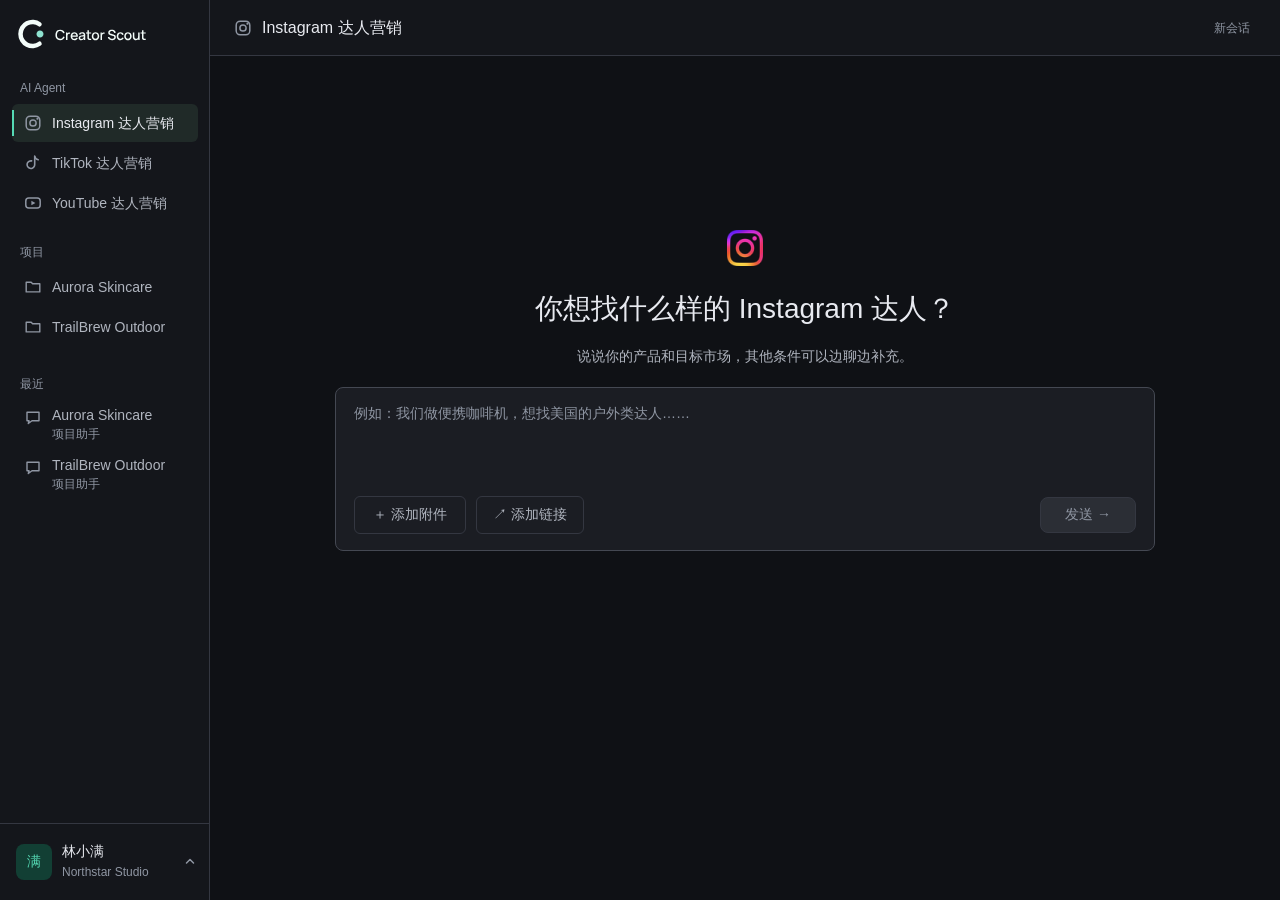
<file: index.html>
<!DOCTYPE html>
<html lang="zh-CN">
<head>
  <meta charset="UTF-8">
  <meta name="viewport" content="width=device-width, initial-scale=1.0">
  <title>Creator Scout</title>
  <link rel="icon" href="assets/favicon-discovery-20260924.svg" type="image/svg+xml" sizes="any">
  <link rel="stylesheet" href="css/styles.css">
</head>
<body>
  <!-- 应用外壳：左侧边栏 + 主区域。真实布局与可操作控件，非截图铺排。 -->
  <div id="app" class="app-shell" hidden>
    <aside class="sidebar">
      <div class="sidebar-logo">
        <img src="assets/logo-dark-horizontal.svg" width="170" height="32" alt="Creator Scout">
      </div>
      <div class="sidebar-scroll" id="sidebar-scroll"><!-- JS 渲染：AI Agent / 项目 / 最近 --></div>
      <div class="sidebar-account" id="sidebar-account"><!-- JS 渲染：左下账户入口 --></div>
    </aside>
    <main class="main">
      <header class="topbar" id="topbar"><!-- JS 渲染 --></header>
      <div class="main-body">
        <section class="conversation-col" id="conversation-col"><!-- JS 渲染：空白会话或历史会话 --></section>
        <!-- 03 项目画像面板（用户主动打开才分屏；关闭恢复完整对话） -->
        <aside id="portrait-panel-root" class="portrait-panel-root" hidden></aside>
      </div>
    </main>
  </div>

  <!-- 已退出本地演示登录的说明页（不宣称已注销任何真实服务会话） -->
  <div id="signed-out" class="signed-out" hidden>
    <img src="assets/logo-dark-horizontal.svg" width="340" height="64" alt="Creator Scout">
    <p class="signed-out-title">已退出本地演示登录</p>
    <p class="signed-out-desc">这仅结束当前原型的本地演示登录状态，不代表已注销任何真实服务会话。<br>演示数据与各空间保存的输入已保留。</p>
    <button type="button" class="btn btn-primary" id="reenter-btn">重新进入演示</button>
  </div>

  <!-- 账户浮窗（直接切换空间，无空间选择列表）挂载点 -->
  <div id="popover-root"></div>
  <!-- 轻提示（未开放功能等）挂载点 -->
  <div id="toast-root"></div>
  <!-- 二次确认弹窗（退出登录）挂载点 -->
  <div id="modal-root"></div>

  <script src="js/fixtures.js"></script>
  <script src="js/simulation.js"></script>
  <script src="js/store.js"></script>
  <script src="js/ui.js"></script>
  <script src="js/app.js"></script>
</body>
</html>
</file>
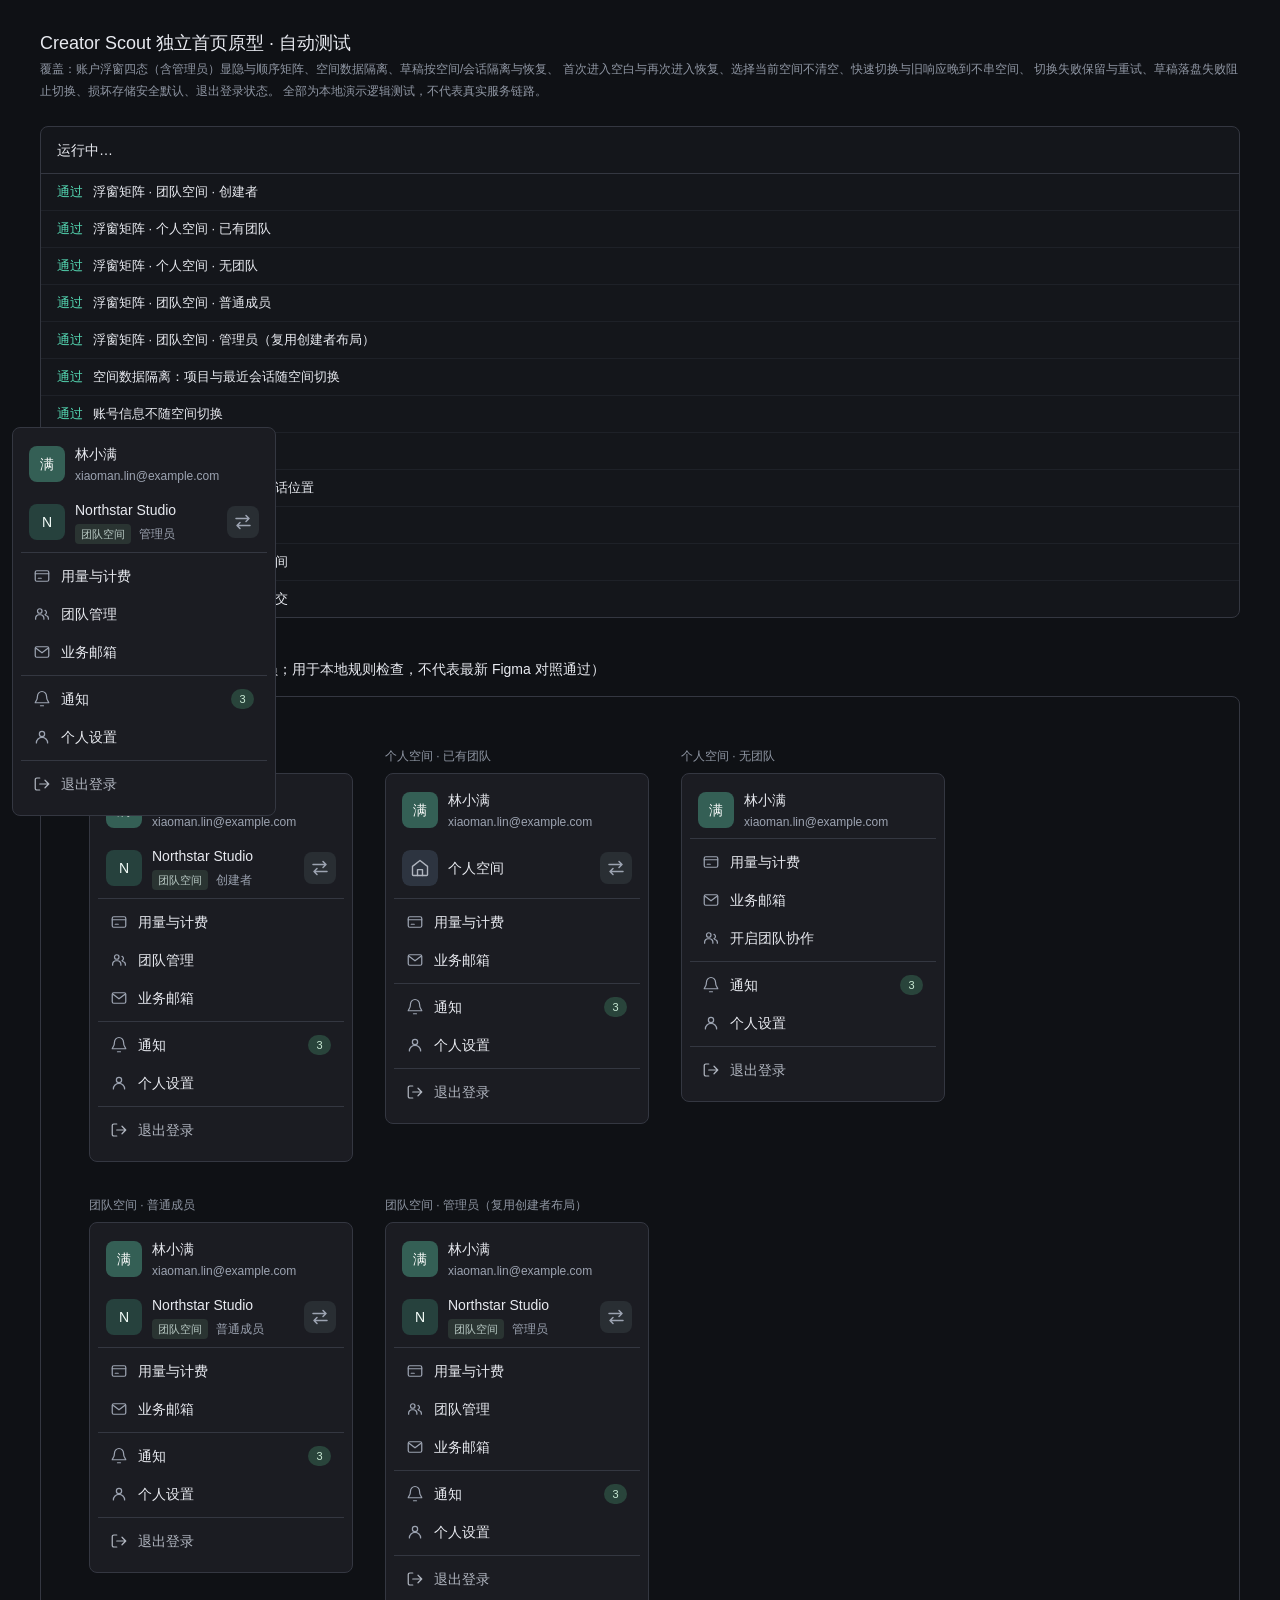
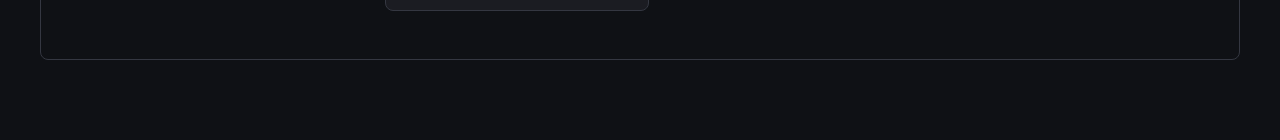
<file: tests/tests.html>
<!DOCTYPE html>
<html lang="zh-CN">
<head>
  <meta charset="UTF-8">
  <meta name="viewport" content="width=device-width, initial-scale=1.0">
  <title>Creator Scout 首页原型 · 测试</title>
  <link rel="stylesheet" href="../css/styles.css">
  <style>
    body { overflow: auto; background: #0F1115; }
    .test-page { max-width: 1600px; margin: 0 auto; padding: 32px 40px 80px; }
    .test-page h1 { font-size: 18px; font-weight: 500; color: #E8EAF0; margin-bottom: 4px; }
    .test-page .test-desc { font-size: 12px; color: #8F96A3; margin-bottom: 24px; }
    .results { margin-bottom: 40px; border: 1px solid #343741; border-radius: 8px; background: #14161B; }
    .results-header { padding: 12px 16px; border-bottom: 1px solid #343741; font-size: 14px; color: #E8EAF0; }
    .result-item { display: flex; gap: 10px; padding: 8px 16px; font-size: 13px; line-height: 20px; border-bottom: 1px solid #1E2128; }
    .result-item:last-child { border-bottom: none; }
    .result-pass { color: #55D9B4; }
    .result-fail { color: #E7949D; }
    .result-name { color: #E8EAF0; }
    .result-msg { color: #9CA3B1; }
    .fixture-board { display: flex; flex-wrap: wrap; gap: 32px; padding: 48px; background: #0F1115; border: 1px solid #343741; border-radius: 8px; }
    .fixture-cell { position: relative; padding-top: 28px; }
    .fixture-cell .cell-label { position: absolute; top: 0; left: 0; font-size: 12px; color: #8F96A3; }
    .board-title { font-size: 14px; font-weight: 500; color: #E8EAF0; margin: 0 0 16px; }
  </style>
</head>
<body>
  <div class="test-page">
    <h1>Creator Scout 独立首页原型 · 自动测试</h1>
    <p class="test-desc">
      覆盖：账户浮窗四态（含管理员）显隐与顺序矩阵、空间数据隔离、草稿按空间/会话隔离与恢复、
      首次进入空白与再次进入恢复、选择当前空间不清空、快速切换与旧响应晚到不串空间、
      切换失败保留与重试、草稿落盘失败阻止切换、损坏存储安全默认、退出登录状态。
      全部为本地演示逻辑测试，不代表真实服务链路。
    </p>
    <div class="results" id="results">
      <div class="results-header"><span id="summary">运行中…</span></div>
      <div id="result-list"></div>
    </div>

    <p class="board-title">264px 紧凑四态浮窗对照板（含管理员；用于本地规则检查，不代表最新 Figma 对照通过）</p>
    <div class="fixture-board" id="fixture-board"></div>
  </div>

  <!-- 浮窗 DOM 测试的挂载点（不可见容器） -->
  <div id="dom-mount" style="position:absolute; left:-9999px; top:0;"></div>

  <script src="../js/fixtures.js"></script>
  <script src="../js/store.js"></script>
  <script src="../js/ui.js"></script>
  <script src="tests.js"></script>
</body>
</html>
</file>
<file: css/styles.css>
/*
 * Creator Scout 独立首页原型 · 样式
 * 原始实现依据（历史 Figma 快照；不代表本轮已读取最新节点）：
 *   - 首页 00｜默认新会话 306:74、会话视图 311:73
 *   - 账户浮窗四态 540:73 / 558:133 / 558:73 / 558:193、切换悬停 552:843、提示 554:73
 *   - 品牌：深底转轮廓横版 Logo（#F3FCF9 环与文字 / #8EE3D0 发现点）
 * 中文 UI 使用 Noto Sans SC；英文（邮箱、团队名、数字）使用 Inter。
 * 运行环境缺少字体时按以下降级栈渲染，实际效果以本机安装字体为准。
 */
:root {
  /* 颜色（后台既有语义，品牌色不替换交互色） */
  --bg-canvas: #0F1115;
  --bg-panel: #14161B;
  --bg-popover: #1B1C22;
  --bg-subtle: #15171B;
  --bg-input: #272930;
  --bg-composer: #1B1D23;
  --bg-disabled: #2B2E35;
  --bg-selected: #202A28;
  --border-default: #343741;
  --border-strong: #444852;
  --text-primary: #E8EAF0;
  --text-secondary: #B0B5BF;
  --text-muted: #9CA3B1;
  --text-weak: #8F96A3;
  --mint: #55D9B4;
  --on-mint: #09261E;
  --avatar-account-sidebar: #123F34;
  --avatar-account-popover: #345F55;
  --avatar-team: #26413D;
  --badge-space-bg: #2A3432;
  --badge-space-text: #B8C9C4;
  --badge-unread-bg: #29443B;
  --badge-unread-text: #C8E9D4;
  --btn-enter-bg: #17372D;
  --btn-enter-border: #3D554C;
  --switch-btn-bg: #292E33;
  --switch-btn-bg-hover: #37413F;
  --overlay: rgba(0, 0, 0, 0.66);

  /* 字体 */
  --font-ui: "Noto Sans SC", "Microsoft YaHei UI", "Microsoft YaHei", "PingFang SC", sans-serif;
  --font-en: "Inter", "Segoe UI", "Helvetica Neue", Arial, sans-serif;

  /* 布局 */
  --sidebar-w: 210px;
  --topbar-h: 56px;
  --conv-col-w: 820px;
}

* { box-sizing: border-box; margin: 0; padding: 0; }

/* hidden 属性优先于任何 display 声明，避免隐藏层拦截点击 */
[hidden] { display: none !important; }

html, body { height: 100%; }

body {
  background: var(--bg-canvas);
  color: var(--text-primary);
  font-family: var(--font-ui);
  font-size: 14px;
  line-height: 22px;
  -webkit-font-smoothing: antialiased;
  overflow: hidden;
}

button {
  font-family: inherit;
  font-size: inherit;
  color: inherit;
  background: none;
  border: none;
  cursor: pointer;
}

img { display: block; }
.en { font-family: var(--font-en); }

:focus { outline: none; }
:focus-visible { outline: 2px solid var(--mint); outline-offset: -2px; }

::-webkit-scrollbar { width: 8px; height: 8px; }
::-webkit-scrollbar-thumb { background: var(--border-default); border-radius: 4px; }
::-webkit-scrollbar-track { background: transparent; }

/* =========================================================
 * 应用外壳
 * ========================================================= */
.app-shell { display: flex; height: 100vh; min-width: 960px; }

/* ---------------- 侧边栏（210px，306:74 Shell/Sidebar） ---------------- */
.sidebar {
  width: var(--sidebar-w);
  flex: none;
  display: flex;
  flex-direction: column;
  background: var(--bg-panel);
  border-right: 1px solid var(--border-default);
}

.sidebar-logo { padding: 18px 16px 0; flex: none; }

.sidebar-scroll {
  flex: 1;
  overflow-y: auto;
  overflow-x: hidden;
  padding-bottom: 12px;
}

.side-section--agents { margin-top: 29px; }
.side-section--projects { margin-top: 21px; }
.side-section--recents { margin-top: 29px; }

.side-label {
  padding: 0 20px;
  height: 18px;
  margin-bottom: 7px;
  font-size: 12px;
  font-weight: 500;
  line-height: 18px;
  color: var(--text-weak);
}

.nav-item {
  position: relative;
  display: flex;
  align-items: center;
  width: 186px;
  height: 38px;
  margin: 0 12px 2px;
  border-radius: 6px;
  padding-left: 12px;
  text-align: left;
}
.nav-item:last-child { margin-bottom: 0; }
.nav-item .nav-icon { width: 18px; height: 18px; flex: none; }
.nav-item .nav-label {
  margin-left: 10px;
  font-size: 14px;
  line-height: 20px;
  color: var(--text-secondary);
  white-space: nowrap;
  overflow: hidden;
  text-overflow: ellipsis;
}
.nav-item:hover { background: rgba(232, 234, 240, 0.05); }
.nav-item.is-selected { background: var(--bg-selected); }
.nav-item.is-selected:hover { background: var(--bg-selected); }
.nav-item.is-selected::before {
  content: "";
  position: absolute;
  left: 0;
  top: 6px;
  width: 2px;
  height: 26px;
  background: var(--mint);
}
.nav-item.is-selected .nav-label { color: var(--text-primary); }

/* 最近会话项（48 高，双行：标题 + 项目助手，禁止折行） */
.nav-item--recent { height: 48px; align-items: flex-start; padding-top: 5px; }
.nav-item--recent .nav-icon { margin-top: 4px; }
.nav-item--recent .nav-text {
  display: flex;
  flex-direction: column;
  width: 134px;
  min-width: 0;
  margin-left: 10px;
}
.nav-item--recent .nav-title {
  font-size: 14px;
  line-height: 20px;
  color: var(--text-secondary);
  white-space: nowrap;
  overflow: hidden;
  text-overflow: ellipsis;
}
.nav-item--recent .nav-sub {
  font-size: 12px;
  line-height: 18px;
  color: var(--text-weak);
  white-space: nowrap;
  overflow: hidden;
  text-overflow: ellipsis;
}
.nav-item--recent.is-selected::before { top: 7px; height: 34px; }
.nav-item--recent.is-selected .nav-title { color: var(--text-primary); }
.nav-item--recent.is-selected .nav-sub { color: var(--text-muted); }

/* 左下账户入口（76 高 + 顶部分隔线） */
.sidebar-account { flex: none; border-top: 1px solid var(--border-default); margin-right: -1px; /* 补偿侧栏右边框，铺满 210 */ }

.account-entry {
  position: relative;
  display: flex;
  width: 100%;
  height: 76px;
  align-items: center;
  padding: 20px 14px 20px 16px;
  text-align: left;
}
.account-entry:hover { background: rgba(232, 234, 240, 0.04); }
.account-entry.is-open { background: rgba(232, 234, 240, 0.06); }

.account-entry .entry-avatar {
  width: 36px;
  height: 36px;
  flex: none;
  border-radius: 8px;
  background: var(--avatar-account-sidebar);
  display: flex;
  align-items: center;
  justify-content: center;
  font-size: 14px;
  font-weight: 500;
  color: var(--mint);
}
.account-entry .entry-text {
  display: flex;
  flex-direction: column;
  gap: 2px;
  min-width: 0;
  width: 105px;
  margin-left: 10px;
  margin-top: -3px; /* 对齐 Figma：文本块 15..55，头像保持垂直居中 */
}
.account-entry .entry-name {
  font-size: 14px;
  font-weight: 500;
  line-height: 20px;
  color: var(--text-primary);
  white-space: nowrap;
  overflow: hidden;
  text-overflow: ellipsis;
}
.account-entry .entry-space {
  font-size: 12px;
  line-height: 18px;
  color: var(--text-weak);
  white-space: nowrap;
  overflow: hidden;
  text-overflow: ellipsis;
}
.account-entry .entry-chevron { margin-left: auto; flex: none; color: var(--text-weak); }

/* ---------------- 主区域 ---------------- */
.main { flex: 1; min-width: 0; display: flex; flex-direction: column; background: var(--bg-canvas); }

.topbar {
  flex: none;
  height: var(--topbar-h);
  display: flex;
  align-items: center;
  background: var(--bg-panel);
  border-bottom: 1px solid var(--border-default);
  padding: 0 24px 0 24px;
}
.topbar .top-icon { width: 18px; height: 18px; flex: none; margin-right: 10px; }
.topbar .top-title { flex: none; font-size: 16px; font-weight: 500; line-height: 24px; color: var(--text-primary); }
.topbar .top-sub { flex: 1; min-width: 0; margin-left: 8px; font-size: 14px; line-height: 24px; color: var(--text-muted); white-space: nowrap; overflow: hidden; text-overflow: ellipsis; }
.topbar .top-meta { margin-left: auto; font-size: 12px; line-height: 18px; color: var(--text-weak); }
.topbar .top-meta:last-child { margin-right: 6px; /* 空白会话态右缘对齐 Figma 1200（=右边距30） */ }

.btn-enter-project {
  margin-left: 18px; /* Figma：meta 右缘 1040 与按钮左缘 1058 间距 18 */
  flex: none;
  display: flex;
  align-items: center;
  justify-content: center;
  gap: 0;
  width: 148px;
  height: 40px;
  background: var(--btn-enter-bg);
  border: 1px solid var(--btn-enter-border);
  border-radius: 6px;
  font-size: 14px;
  font-weight: 500;
  color: var(--mint);
}
.btn-enter-project img { width: 18px; height: 18px; margin-right: 4px; }
.btn-enter-project:hover { background: #1C453A; }

.main-body { flex: 1; min-height: 0; display: flex; align-items: stretch; }

/* 会话列：占满主区域剩余宽度；内部 .chat-inner 限宽居中（非分屏 820 上限） */
.conversation-col {
  flex: 1 1 auto;
  min-width: 0;
  display: flex;
  flex-direction: column;
  position: relative;
}

/* ---------------- 空白新会话 ----------------
 * 滚动视口占满对话区域；内容在 .blank-inner 内限宽居中（820 上限）。 */
.blank-session {
  flex: 1;
  min-height: 0;
  overflow-y: auto;
  padding: 172px 24px 24px;
}
.blank-inner { width: 100%; max-width: var(--conv-col-w); margin: 0 auto; }
.blank-mark { width: 40px; height: 40px; margin: 0 auto; }
.blank-title {
  margin-top: 19px;
  height: 44px; /* Figma 44px 垂直居中文本框，文字 28/40 */
  display: flex;
  align-items: center;
  justify-content: center;
  font-size: 28px;
  font-weight: 500;
  line-height: 40px;
  color: var(--text-primary);
}
.blank-sub {
  margin: 12px auto 0;
  max-width: 700px;
  text-align: center;
  font-size: 14px;
  line-height: 26px;
  color: var(--text-secondary);
}

/* 输入区（Composer） */
.composer {
  flex: none;
  margin: 0;
  background: var(--bg-composer);
  border: 1px solid var(--border-strong);
  border-radius: 8px;
}
.composer:focus-within { border-color: var(--mint); }
.composer--blank { margin: 18px 0 0; padding: 14px 18px 16px; } /* 底 padding 16（非 18）：补偿 2px 描边，外框对齐 Figma 164 */
.composer--chat { padding: 14px 18px 10px; }

.composer textarea {
  display: block;
  width: 100%;
  resize: none;
  border: none;
  background: transparent;
  color: var(--text-primary);
  font-family: var(--font-ui);
  font-size: 14px;
  line-height: 22px;
  overflow-wrap: anywhere;
}
.composer textarea::placeholder { color: var(--text-weak); }
.composer--blank textarea { height: 48px; min-height: 48px; max-height: 220px; overflow-y: hidden; }
.composer--chat textarea { height: 44px; min-height: 44px; max-height: 180px; overflow-y: hidden; }
.composer--blank .composer-actions { margin-top: 46px; }
.composer--chat .composer-actions { margin-top: 0; }

.composer-actions { display: flex; align-items: center; gap: 10px; flex: none; }
.composer-actions > button { flex-shrink: 0; }
.btn-send:disabled { cursor: default; }

.btn-ghost {
  display: flex;
  align-items: center;
  justify-content: center;
  height: 38px;
  border: 1px solid var(--border-default);
  border-radius: 6px;
  font-size: 14px;
  font-weight: 500;
  color: var(--text-secondary);
  padding: 0;
}
.composer--blank .btn-ghost { width: 112px; }
.composer--blank .btn-ghost.btn-link { width: 108px; }
.composer--chat .btn-ghost { height: 34px; width: 112px; }
.composer--chat .btn-ghost.btn-link { width: 108px; }
.btn-ghost:hover { background: rgba(232, 234, 240, 0.05); }

.btn-send {
  margin-left: auto;
  width: 96px;
  height: 36px;
  border-radius: 8px;
  font-size: 14px;
  font-weight: 500;
  color: var(--text-weak);
  background: var(--bg-disabled);
  border: 1px solid var(--border-default);
}
.btn-send.is-ready {
  color: var(--on-mint);
  background: var(--mint);
  border-color: transparent;
}
.btn-send.is-ready:hover { background: #6AE2C1; }

/* ---------------- 历史会话（Figma 311:73 / 3430 conversations） ----------------
 * .chat-view 占满对话列；.chat-scroll-wrap 内的 .chat-scroll 为全宽滚动视口
 * （滚动条位于对话区域右边缘）；正文 .chat-inner 在滚动视口内限宽居中，
 * 与下方 .composer-outer 的 .composer 共用同一条居中轴线。 */
.chat-view { flex: 1; min-height: 0; display: flex; flex-direction: column; }

.chat-scroll-wrap { position: relative; flex: 1; min-height: 0; display: flex; }
.chat-scroll { flex: 1; min-height: 0; overflow-y: auto; padding: 18px 24px 20px; }
.chat-inner { width: 100%; max-width: var(--conv-col-w); margin: 0 auto; }

/* 输入区固定在对话区域底部（不随消息滚动） */
.composer-outer { flex: none; padding: 0 24px 14px; }
.composer-outer .composer { width: 100%; max-width: var(--conv-col-w); margin: 0 auto; }
.chat-footnote {
  padding: 2px 4px 8px;
  font-size: 11px;
  line-height: 18px;
  color: var(--text-weak);
  text-align: center;
}

.chat-date {
  text-align: center;
  font-size: 12px;
  line-height: 18px;
  color: var(--text-weak);
  margin-bottom: 24px;
}

.msg-block { margin: 0 0 24px; }
.msg-block:last-child { margin-bottom: 0; }

.msg-sender {
  font-size: 12px;
  line-height: 18px;
  color: var(--text-muted);
  margin-bottom: 7px;
}
.msg-sender--user { text-align: right; padding-right: 20px; }

.msg-bubble--user {
  margin-left: auto;
  max-width: min(630px, calc(100% - 40px));
  margin-right: 20px;
  background: var(--bg-input);
  border: 1px solid var(--border-strong);
  border-radius: 8px;
  padding: 12px 18px;
  font-size: 14px;
  line-height: 24px;
  color: var(--text-primary);
  white-space: pre-line;
  overflow-wrap: anywhere; /* 长链接/长文本不撑破容器 */
}

.msg-card--agent {
  width: 100%;
  max-width: 100%;
  background: var(--bg-popover);
  border: 1px solid var(--border-default);
  border-radius: 8px;
  padding: 20px;
  min-width: 0;
}
.msg-card--agent .agent-title {
  font-size: 16px;
  font-weight: 500;
  line-height: 24px;
  color: var(--text-primary);
}
.msg-card--agent .agent-body {
  margin-top: 12px;
  font-size: 14px;
  line-height: 22px;
  color: var(--text-secondary);
  white-space: pre-line;
  overflow-wrap: anywhere; /* 长链接/长文本不撑破卡片 */
}
.agent-summary { margin-top: 16px; display: flex; flex-direction: column; gap: 8px; }
.agent-summary-row { display: flex; gap: 16px; align-items: flex-start; }
.agent-summary-row .row-label {
  flex: none;
  width: 96px;
  font-size: 14px;
  font-weight: 500;
  line-height: 22px;
  color: var(--text-secondary);
}
.agent-summary-row .row-value {
  font-size: 14px;
  line-height: 22px;
  color: var(--text-primary);
  min-width: 0;
  overflow-wrap: anywhere;
}

/* =========================================================
 * 账户浮窗（最新用户确认：264px 含边框 · 菜单高 38 · 外框圆角 8 · 无投影）
 * ========================================================= */
.account-popover {
  position: fixed;
  left: 12px;
  bottom: 84px; /* 76 入口高 + 8 间距 */
  width: 264px; /* border-box：包含两侧 1px 边框；四种状态保持同宽 */
  max-width: calc(100vw - 24px);
  max-height: calc(100vh - 96px);
  max-height: calc(100dvh - 96px);
  overflow-y: auto;
  overflow-x: hidden;
  overscroll-behavior: contain;
  background: var(--bg-popover);
  border: 1px solid var(--border-default);
  border-radius: 8px;
  padding: 8px;
  z-index: 100;
  animation: pop-in 0.12s ease-out;
}
@keyframes pop-in {
  from { opacity: 0; transform: translateY(6px); }
  to { opacity: 1; transform: translateY(0); }
}

.pop-account {
  display: flex;
  align-items: center;
  gap: 10px;
  height: 56px;
  padding: 7px 8px;
}
.pop-account .pop-avatar {
  width: 36px;
  height: 36px;
  flex: none;
  border-radius: 8px;
  background: var(--avatar-account-popover);
  display: flex;
  align-items: center;
  justify-content: center;
  font-size: 14px;
  font-weight: 500;
  color: #FFFFFF;
}
.pop-account-text { flex: 1; min-width: 0; }
.pop-account .pop-name, .pop-account .pop-email { white-space: nowrap; overflow: hidden; text-overflow: ellipsis; }
.pop-account .pop-name { font-size: 14px; font-weight: 500; line-height: 20px; color: var(--text-primary); }
.pop-account .pop-email {
  margin-top: 3px;
  font-family: var(--font-en);
  font-size: 12px;
  line-height: 18px;
  color: var(--text-muted);
}

/* 空间区（60 高；两层文字44高，上下各8；无团队整区不存在） */
.pop-space { position: relative; height: 60px; padding: 8px; }
.pop-space .space-row {
  position: relative;
  min-width: 0;
  height: 44px;
  display: flex;
  align-items: center;
  gap: 10px;
}
.pop-space .space-avatar {
  width: 36px;
  height: 36px;
  flex: none;
  border-radius: 8px;
  background: var(--avatar-team);
  display: flex;
  align-items: center;
  justify-content: center;
  font-family: var(--font-ui);
  font-size: 14px;
  font-weight: 500;
  color: #F3FCF9;
}
.pop-space .space-icon { width: 36px; height: 36px; flex: none; border-radius: 8px; }
.pop-space .space-meta { flex: 1; display: flex; flex-direction: column; gap: 4px; min-width: 0; }
.pop-space .space-name {
  font-size: 14px;
  font-weight: 500;
  line-height: 20px;
  color: var(--text-primary);
  white-space: nowrap;
  overflow: hidden;
  text-overflow: ellipsis;
  max-width: 100%;
}
.pop-space .space-tags { display: flex; align-items: center; gap: 8px; white-space: nowrap; }
.tag-space {
  display: inline-flex;
  flex: none;
  padding: 2px 6px;
  background: var(--badge-space-bg);
  border-radius: 4px;
  font-size: 11px;
  font-weight: 500;
  line-height: 16px;
  color: var(--badge-space-text);
}
.pop-space .space-role { flex: none; font-size: 12px; line-height: 18px; color: var(--text-muted); }

/* 切换按钮（默认 #292E33，悬停 #37413F；提示仅悬停显示；切换中常显「切换中…」） */
.switch-btn {
  margin-left: auto;
  flex: none;
  width: 32px;
  height: 32px;
  border-radius: 8px;
  background: var(--switch-btn-bg);
  display: flex;
  align-items: center;
  justify-content: center;
}
.switch-btn:hover { background: var(--switch-btn-bg-hover); }
.switch-btn:disabled { cursor: default; }
.switch-btn:disabled:hover { background: var(--switch-btn-bg); }
.switch-btn img { width: 32px; height: 32px; }

/* 提示由 UI.attachSwitchHint 挂在浮窗滚动层外，位置按可视窗口避让。 */
.switch-hint {
  position: fixed;
  pointer-events: none;
  max-width: calc(100vw - 16px);
  padding: 6px 10px;
  background: var(--switch-btn-bg);
  border: 1px solid var(--border-strong);
  border-radius: 6px;
  font-size: 11px;
  line-height: 14px;
  color: var(--text-primary);
  white-space: nowrap;
  display: none;
  z-index: 110;
}
.switch-hint.is-floating:not([hidden]) { display: block; }

.pop-divider { height: 1px; background: var(--border-default); margin: 0; }

.pop-menu { padding: 4px 0; }
.pop-menu-item {
  position: relative;
  display: flex;
  align-items: center;
  gap: 10px;
  width: 100%;
  height: 38px;
  padding-left: 12px;
  border-radius: 6px;
  text-align: left;
  font-size: 14px;
  line-height: 20px;
  color: var(--text-primary);
}
.pop-menu-item:hover { background: var(--switch-btn-bg); }
.pop-menu-item img { width: 18px; height: 18px; flex: none; }
.pop-menu-item--logout { color: var(--text-secondary); }
.pop-menu-item--logout img { opacity: 1; }

.badge-unread {
  margin-left: auto;
  margin-right: 13px;
  min-width: 23px;
  height: 20px;
  padding: 0 8px;
  border-radius: 10px;
  background: var(--badge-unread-bg);
  display: flex;
  align-items: center;
  justify-content: center;
  font-family: var(--font-en);
  font-size: 11px;
  font-weight: 500;
  line-height: 13px;
  color: var(--badge-unread-text);
}

/* =========================================================
 * 轻提示（Toast）
 * ========================================================= */
#toast-root {
  position: fixed;
  left: 50%;
  bottom: 32px;
  transform: translateX(-50%);
  display: flex;
  flex-direction: column;
  align-items: center;
  gap: 8px;
  z-index: 300;
}
.toast {
  display: flex;
  align-items: center;
  gap: 16px;
  background: var(--bg-popover);
  border: 1px solid var(--border-strong);
  border-radius: 8px;
  padding: 10px 16px;
  font-size: 14px;
  line-height: 22px;
  color: var(--text-primary);
  animation: pop-in 0.12s ease-out;
  max-width: 520px;
}
.toast-action {
  flex: none;
  font-size: 14px;
  font-weight: 500;
  color: var(--mint);
}
.toast-action:hover { text-decoration: underline; }

/* =========================================================
 * 二次确认弹窗（退出登录）
 * ========================================================= */
.modal-overlay {
  position: fixed;
  inset: 0;
  background: var(--overlay);
  display: flex;
  align-items: center;
  justify-content: center;
  z-index: 400;
  animation: fade-in 0.12s ease-out;
}
@keyframes fade-in { from { opacity: 0; } to { opacity: 1; } }

.modal {
  width: 400px;
  background: var(--bg-popover);
  border: 1px solid var(--border-default);
  border-radius: 8px;
  padding: 24px;
}
.modal-title { font-size: 16px; font-weight: 500; line-height: 24px; color: var(--text-primary); }
.modal-body { margin-top: 10px; font-size: 14px; line-height: 22px; color: var(--text-muted); white-space: pre-line; }
.modal-actions { margin-top: 24px; display: flex; justify-content: flex-end; gap: 12px; }

.btn {
  height: 36px;
  padding: 0 16px;
  border-radius: 6px;
  font-size: 14px;
  font-weight: 500;
  line-height: 20px;
}
.btn-ghost-modal { border: 1px solid var(--border-default); color: var(--text-primary); }
.btn-ghost-modal:hover { background: rgba(232, 234, 240, 0.05); }
.btn-primary { background: var(--mint); color: var(--on-mint); }
.btn-primary:hover { background: #6AE2C1; }

/* =========================================================
 * 已退出本地演示登录
 * ========================================================= */
.signed-out {
  position: fixed;
  inset: 0;
  background: var(--bg-canvas);
  display: flex;
  flex-direction: column;
  align-items: center;
  justify-content: center;
  gap: 0;
  z-index: 500;
  padding: 24px;
}
.signed-out img { width: 340px; height: 64px; }
.signed-out-title { margin-top: 40px; font-size: 16px; font-weight: 500; line-height: 24px; color: var(--text-primary); }
.signed-out-desc { margin-top: 12px; text-align: center; font-size: 14px; line-height: 22px; color: var(--text-muted); }
.signed-out .btn { margin-top: 32px; padding: 0 24px; }

/* =========================================================
 * 小屏适配（1280×800 下主要内容、浮窗与操作不出屏；属适配，非独立移动稿）
 * ========================================================= */
@media (max-width: 1080px) {
  .msg-bubble--user { max-width: min(630px, calc(100% - 40px)); }
  .msg-card--agent { max-width: 100%; }
}

/* =========================================================
 * 00–05 流程样式（依据 Figma 00A/00B/00C/01/02/03/04/05 实测）
 * ========================================================= */

/* ---- 输入框双绿框修复：聚焦只显示外层容器一圈 Mint，textarea 无独立描边 ---- */
.composer textarea:focus,
.composer textarea:focus-visible { outline: none; }

/* 发送中（00B）：同尺寸、禁用、灰色 */
.btn-send.is-sending {
  color: var(--text-weak);
  background: var(--bg-disabled);
  border-color: var(--border-default);
  cursor: default;
}

/* 发送失败（00C）：输入区附近就近提示 + 原位重试 */
.composer-error {
  display: flex;
  align-items: center;
  gap: 12px;
  margin-top: 8px;
  font-size: 12px;
  line-height: 18px;
}
.composer-error-text { color: #E7949D; }
.composer-error-retry {
  flex: none;
  font-size: 12px;
  font-weight: 500;
  color: var(--mint);
}
.composer-error-retry:hover { text-decoration: underline; }

/* ---- 材料标签（发送前，输入区内） ---- */
.composer-mats { display: flex; flex-direction: column; gap: 6px; }
.composer-mats:not(:empty) { margin-bottom: 10px; }
.mat-chip {
  display: flex;
  align-items: center;
  gap: 8px;
  padding: 5px 10px;
  background: var(--bg-subtle);
  border: 1px solid var(--border-default);
  border-radius: 6px;
  min-width: 0;
}
.mat-badge {
  flex: none;
  min-width: 30px;
  height: 20px;
  padding: 0 5px;
  background: var(--bg-composer);
  border: 1px solid var(--border-default);
  border-radius: 4px;
  display: flex;
  align-items: center;
  justify-content: center;
  font-size: 11px;
  font-weight: 500;
  color: var(--text-secondary);
}
.mat-name {
  flex: 1 1 auto;
  min-width: 0;
  max-width: 320px;
  font-size: 12px;
  line-height: 20px;
  color: var(--text-primary);
  white-space: nowrap;
  overflow: hidden;
  text-overflow: ellipsis;
}
.mat-sub { flex: none; font-size: 11px; line-height: 20px; color: var(--text-weak); }
.mat-remove {
  margin-left: auto;
  flex: none;
  width: 20px;
  height: 20px;
  border-radius: 4px;
  color: var(--text-weak);
  font-size: 14px;
  line-height: 18px;
}
.mat-remove:hover { color: var(--text-primary); background: rgba(232, 234, 240, 0.08); }

/* ---- 链接录入（轻量浮层，锚定输入区上方） ---- */
.composer { position: relative; }
.link-input {
  position: absolute;
  left: 14px;
  bottom: calc(100% + 8px);
  width: min(420px, calc(100% - 28px));
  display: flex;
  align-items: center;
  gap: 8px;
  padding: 10px;
  background: var(--bg-popover);
  border: 1px solid var(--border-strong);
  border-radius: 8px;
  z-index: 30;
}
.link-input input {
  flex: 1;
  min-width: 0;
  height: 32px;
  padding: 0 10px;
  background: var(--bg-input);
  border: 1px solid var(--border-strong);
  border-radius: 6px;
  color: var(--text-primary);
  font-family: var(--font-ui);
  font-size: 13px;
}
.link-input input:focus { outline: none; border-color: var(--mint); }
.link-input.is-error input { border-color: #E7949D; }
.link-input.is-error::after {
  content: "请输入有效链接";
  position: absolute;
  left: 10px;
  top: calc(100% + 4px);
  font-size: 11px;
  color: #E7949D;
}
.link-input-add {
  flex: none;
  height: 32px;
  padding: 0 14px;
  border-radius: 6px;
  background: var(--mint);
  color: var(--on-mint);
  font-size: 13px;
  font-weight: 500;
}
.link-input-cancel { flex: none; height: 32px; padding: 0 10px; font-size: 13px; color: var(--text-secondary); }
.link-input-cancel:hover { color: var(--text-primary); }

/* ---- 会话内材料（01 逐条 / 02 紧凑） ---- */
.mat-row {
  display: flex;
  align-items: center;
  gap: 8px;
  margin-left: auto;
  margin-right: 20px;
  width: 630px;
  max-width: calc(100% - 20px);
  height: 44px;
  padding: 0 10px;
  background: var(--bg-subtle);
  border: 1px solid var(--border-default);
  border-radius: 8px;
}
.mat-row-badge {
  flex: none;
  width: 32px;
  height: 28px;
  background: var(--bg-composer);
  border: 1px solid var(--border-default);
  border-radius: 4px;
  display: flex;
  align-items: center;
  justify-content: center;
  font-size: 11px;
  font-weight: 500;
  color: var(--text-secondary);
}
.mat-row-name {
  flex: 1 1 auto;
  min-width: 0;
  max-width: 300px;
  font-size: 14px;
  font-weight: 500;
  line-height: 20px;
  color: var(--text-primary);
  white-space: nowrap;
  overflow: hidden;
  text-overflow: ellipsis;
}
.mat-row-sub { flex: none; font-size: 12px; line-height: 18px; color: var(--text-weak); }
.mat-row-status { margin-left: auto; flex: none; font-size: 12px; font-weight: 500; line-height: 18px; color: var(--text-secondary); }

.mat-compact {
  display: flex;
  align-items: center;
  margin-left: auto;
  margin-right: 20px;
  width: 440px;
  max-width: calc(100% - 20px);
  height: 42px;
  padding: 0 14px;
  background: var(--bg-subtle);
  border: 1px solid var(--border-default);
  border-radius: 8px;
}
.mat-compact-text { flex: 1; min-width: 0; font-size: 12px; line-height: 20px; color: var(--text-muted); }
.mat-compact-view { flex: none; font-size: 12px; font-weight: 500; color: var(--mint); }
.mat-compact-view:hover { text-decoration: underline; }

/* ---- 01 解析卡 / 解析失败 ---- */
.agent-status-line { margin-top: 20px; font-size: 12px; line-height: 18px; color: var(--text-weak); }
.agent-note { margin-top: 6px; font-size: 12px; line-height: 18px; color: var(--text-weak); }
.parse-retry { margin-top: 16px; }
.btn-retry-parse {
  height: 36px;
  padding: 0 16px;
  border: 1px solid var(--border-strong);
  border-radius: 6px;
  background: var(--bg-input);
  color: var(--text-primary);
  font-size: 14px;
  font-weight: 500;
}
.btn-retry-parse:hover { background: #2E3138; }

/* ---- 02 引导卡（项目画像入口区） ---- */
.agent-unverified { margin-top: 16px; display: flex; flex-direction: column; gap: 4px; }
.unverified-title { font-size: 14px; font-weight: 500; line-height: 22px; color: var(--text-secondary); }
.guidance-divider { margin-top: 24px; height: 1px; background: var(--border-default); }
.guidance-action { margin-top: 22px; display: flex; align-items: center; justify-content: space-between; gap: 12px; }
.guidance-copy { display: flex; flex-direction: column; gap: 2px; min-width: 0; }
.guidance-copy-title { font-size: 14px; font-weight: 500; line-height: 22px; color: var(--text-primary); }
.guidance-copy-sub { font-size: 12px; line-height: 18px; color: var(--text-muted); }
.guidance-controls { display: flex; align-items: center; gap: 12px; flex: none; }
.guidance-status { font-size: 12px; font-weight: 500; line-height: 18px; color: var(--text-weak); }
.btn-view-portrait {
  width: 112px;
  height: 36px;
  border-radius: 6px;
  background: var(--mint);
  color: var(--on-mint);
  font-size: 14px;
  font-weight: 500;
}
.btn-view-portrait:hover { background: #6AE2C1; }
.btn-view-portrait.is-open {
  width: 112px;
  background: var(--bg-input);
  border: 1px solid var(--border-strong);
  color: var(--text-secondary);
  cursor: default;
}
.btn-view-portrait.is-secondary {
  width: auto;
  padding: 0 16px;
  background: var(--bg-disabled);
  border: 1px solid #505660;
  color: var(--text-primary);
}
.btn-view-portrait.is-secondary:hover { background: #32353C; }
.guidance-retained { margin-top: 16px; display: flex; flex-direction: column; gap: 2px; }
.retained-line1 { font-size: 12px; font-weight: 500; line-height: 18px; color: var(--text-secondary); }
.retained-line2 { font-size: 12px; line-height: 18px; color: var(--text-weak); }

/* ---- 05 成功消息（标题前缀 ✓） ---- */
.msg-card--agent .agent-title.is-created::before { content: "✓ "; color: var(--text-secondary); font-weight: 400; }

/* ---- 03 分屏布局：工作区铺满主区域；左栏弹性占余量，右栏贴边。 ---- */
.main-body.is-split { align-items: stretch; width: 100%; }
.conversation-col.is-narrow {
  flex: 0 0 430px;
  min-width: 430px;
  border-right: 1px solid var(--border-default);
}
.conversation-col.is-narrow .blank-session { padding: 96px 16px 24px; }
.conversation-col.is-narrow .blank-inner,
.conversation-col.is-narrow .chat-inner,
.conversation-col.is-narrow .composer-outer .composer { max-width: 402px; }
.narrow-header {
  flex: none;
  display: flex;
  align-items: center;
  justify-content: space-between;
  height: 48px;
  padding: 0 14px;
}
.narrow-title { font-size: 14px; font-weight: 500; line-height: 22px; color: var(--text-primary); }
.narrow-hint { font-size: 12px; line-height: 18px; color: var(--text-weak); }
.conversation-col.is-narrow .chat-scroll { padding: 6px 14px 16px; }
.conversation-col.is-narrow .msg-card--agent { max-width: 100%; }
.conversation-col.is-narrow .msg-sender--user { padding-right: 14px; }
.conversation-col.is-narrow .msg-bubble--user { margin-right: 14px; max-width: calc(100% - 14px); }
.conversation-col.is-narrow .mat-row,
.conversation-col.is-narrow .mat-compact { margin-right: 14px; max-width: calc(100% - 14px); width: auto; }
.conversation-col.is-narrow .mat-row-name { max-width: 170px; }
.conversation-col.is-narrow .composer-outer { padding: 0 14px 14px; }

/* 窄输入组件（按钮 36 高；发送 94×38 圆角 6） */
.composer--narrow { padding: 14px; }
.composer--narrow textarea { min-height: 38px; max-height: 120px; }
.composer--narrow .composer-actions { margin-top: 0; gap: 12px; }
.composer--narrow .btn-ghost { height: 36px; width: 112px; }
.composer--narrow .btn-ghost.btn-link { height: 36px; width: 108px; }
.composer--narrow .btn-send { width: 94px; height: 38px; border-radius: 6px; }
.composer--narrow .mat-name { max-width: 180px; }

/* 回到底部按钮（离开底部后显示，圆形，悬停提示） */
.jump-latest-btn {
  position: absolute;
  right: 18px;
  bottom: 16px;
  width: 34px;
  height: 34px;
  border-radius: 50%;
  background: var(--bg-popover);
  border: 1px solid var(--border-strong);
  color: var(--text-secondary);
  display: flex;
  align-items: center;
  justify-content: center;
  z-index: 20;
  transition: opacity 0.15s ease-out, transform 0.15s ease-out;
}
.jump-latest-btn:hover { color: var(--mint); border-color: var(--mint); }
.jump-latest-btn.is-hidden { opacity: 0; pointer-events: none; transform: translateY(4px); }
.jump-latest-hint {
  position: fixed;
  pointer-events: none;
  padding: 5px 9px;
  background: var(--switch-btn-bg);
  border: 1px solid var(--border-strong);
  border-radius: 6px;
  font-size: 11px;
  line-height: 14px;
  color: var(--text-primary);
  white-space: nowrap;
  display: none;
  z-index: 210;
}
.jump-latest-hint.is-show { display: block; }

/* ---- 03 画像面板（随工作区宽度适配，独立滚动） ---- */
.portrait-panel-root { flex: 1 1 0; min-width: 0; display: flex; }
.portrait-panel {
  width: 100%;
  min-width: 0;
  flex: 1;
  display: flex;
  flex-direction: column;
  background: var(--bg-composer);
  border-left: 0;
}
.pp-header {
  flex: none;
  display: flex;
  align-items: center;
  height: 70px;
  padding: 0 22px;
  position: relative;
  border-bottom: 1px solid var(--border-default);
}
.pp-header-content { width: 100%; max-width: 960px; margin: 0 auto; display: flex; align-items: center; min-width: 0; }
.pp-title { flex: none; font-size: 16px; font-weight: 500; line-height: 20px; color: var(--text-primary); }
.pp-sub { min-width: 0; margin-left: 16px; margin-right: 48px; font-size: 11px; line-height: 20px; color: var(--text-weak); white-space: nowrap; overflow: hidden; text-overflow: ellipsis; }
.pp-close {
  position: absolute;
  right: 18px;
  top: 17px;
  width: 36px;
  height: 36px;
  background: var(--bg-subtle);
  border: 1px solid var(--border-default);
  border-radius: 6px;
  font-size: 18px;
  color: var(--text-secondary);
}
.pp-close:hover { background: #1A1D24; }
.pp-scroll { flex: 1; min-height: 0; overflow-y: auto; padding-bottom: 8px; }
.pp-content { width: 100%; max-width: 960px; margin: 0 auto; }
.pp-note { padding: 14px 24px 0; font-size: 11px; line-height: 20px; color: var(--text-weak); }

/* ---- V9 确认页的分组结构 ---- */
.pp-group { padding: 0 24px 18px; border-bottom: 1px solid var(--border-default); }
.pp-group + .pp-group { margin-top: 16px; }
.pp-group-head {
  display: flex;
  align-items: flex-start;
  justify-content: space-between;
  gap: 12px;
  min-height: 54px;
  padding: 6px 0 4px;
}
.pp-group-title { font-size: 17px; font-weight: 600; line-height: 26px; color: var(--text-primary); }
.pp-group-hint { margin-top: 2px; font-size: 12px; line-height: 18px; color: var(--text-weak); }
.pp-section-tag {
  flex: none;
  display: inline-flex;
  align-items: center;
  min-height: 23px;
  padding: 3px 8px;
  border-radius: 99px;
  background: var(--bg-subtle);
  color: var(--text-weak);
  font-size: 11px;
  line-height: 17px;
  white-space: nowrap;
}

/* 字段行（V9 field-row：标签列 + 主列，阅读/编辑两态） */
.pp-field {
  position: relative;
  display: grid;
  grid-template-columns: 165px minmax(0, 1fr);
  column-gap: 14px;
  align-items: start;
  padding: 10px 0;
  min-height: 49px;
  border-bottom: 1px solid #292C33;
}
.pp-field:last-child { border-bottom: none; }
.pp-field-label { padding-top: 1px; font-size: 13px; line-height: 21px; color: var(--text-weak); }
.pp-field-label .req { color: #E7949D; }
.pp-field-main { position: relative; min-width: 0; }
.pp-field-body { min-width: 0; font-size: 14px; line-height: 21px; color: var(--text-primary); white-space: pre-wrap; overflow-wrap: anywhere; }
.pp-field-body.is-area { min-height: 48px; }
.pp-field-body.is-unset { color: var(--text-weak); cursor: pointer; }
.pp-field-body.is-set { cursor: pointer; }
.pp-field-body.is-unset:hover, .pp-field-body.is-set:hover { background: rgba(232, 234, 240, 0.04); }
.pp-field-meta { display: flex; align-items: center; gap: 8px; min-height: 17px; margin-top: 3px; flex-wrap: wrap; }
.pp-pill {
  display: inline-flex;
  align-items: center;
  padding: 2px 7px;
  border-radius: 99px;
  background: rgba(255, 255, 255, 0.025);
  color: #737A86;
  font-size: 10px;
  line-height: 15px;
}
.pp-pill.is-missing { color: #E7949D; }
.pp-pill.is-manual { color: var(--mint); }
.pp-row-actions { margin-left: auto; display: inline-flex; gap: 8px; flex: none; }
.pp-act { font-size: 13px; line-height: 20px; font-weight: 500; color: var(--mint); }
.pp-act:hover { color: #8CE9CE; }
.pp-act.is-primary {
  min-width: 52px;
  padding: 5px 12px;
  border: 1px solid var(--mint);
  border-radius: 5px;
  background: var(--mint);
  color: var(--on-mint);
  font-weight: 600;
  text-align: center;
}
.pp-act.is-primary:disabled { opacity: 0.45; cursor: default; }
.pp-act.is-plain { padding: 5px 9px; border: 1px solid transparent; border-radius: 5px; color: var(--text-muted); }
.pp-act.is-plain:hover { border-color: var(--border-strong); color: var(--text-primary); }
.pp-edit-hint { margin-top: 3px; color: #E7949D; font-size: 11px; line-height: 16px; }
/* 编辑态：输入控件占满主列 */
.pp-field-main.is-editing { padding-right: 0; }
.pp-field-main.is-editing .pp-field-meta { margin-top: 6px; }
.pp-field-edit {
  width: 100%;
  min-width: 0;
  height: 32px;
  padding: 4px 9px;
  background: var(--bg-input);
  border: 1px solid var(--border-strong);
  border-radius: 4px;
  color: var(--text-primary);
  font-family: var(--font-ui);
  font-size: 13px;
  line-height: 22px;
}
.pp-field-edit:focus { outline: none; border-color: var(--mint); }
textarea.pp-field-edit {
  height: auto;
  min-height: 54px;
  max-height: 200px;
  resize: vertical;
  line-height: 20px;
  overflow-y: auto;
}
.pp-field-error { margin-top: 4px; font-size: 11px; line-height: 18px; color: #E7949D; }

/* 国家／地区：标签 + 下拉选择 */
.pp-region-body { min-width: 0; }
.pp-chips { display: flex; gap: 7px; flex-wrap: wrap; }
.pp-chip {
  display: inline-flex;
  align-items: center;
  gap: 6px;
  border: 1px solid #3D554C;
  background: #192A24;
  color: #B8DECF;
  border-radius: 4px;
  padding: 5px 9px;
  font-size: 12px;
  line-height: 18px;
}
.pp-chip button { border: 0; background: none; color: inherit; padding: 0; font-size: 14px; line-height: 18px; }
.pp-chip button:hover { color: var(--text-primary); }
.pp-region-controls { display: flex; gap: 8px; align-items: center; margin-top: 9px; flex-wrap: wrap; }
.pp-region-controls select {
  width: 200px;
  height: 32px;
  padding: 0 8px;
  background: var(--bg-input);
  border: 1px solid var(--border-strong);
  border-radius: 4px;
  color: var(--text-primary);
  font-family: var(--font-ui);
  font-size: 13px;
}
.pp-region-add { height: 32px; padding: 0 14px; border-radius: 5px; background: var(--bg-subtle); border: 1px solid var(--border-strong); font-size: 13px; color: var(--text-primary); }
.pp-region-add:hover { border-color: var(--mint); color: var(--mint); }

/* 画像卡（纵向字段 + 头部名称/操作） */
.pp-personas-label {
  display: grid;
  grid-template-columns: minmax(0, 1fr) auto;
  gap: 2px 10px;
  min-height: 54px;
  padding: 6px 24px 4px;
}
.pp-personas-label .pp-group-title { grid-column: 1; grid-row: 1; }
.pp-personas-label .pp-small { grid-column: 1; grid-row: 2; color: var(--text-weak); font-size: 12px; line-height: 18px; }
.pp-personas-label .pp-section-tag { grid-column: 2; grid-row: 1; }
.pp-persona {
  margin: 0 24px 16px;
  background: var(--bg-panel);
  border: 1px solid var(--border-default);
  border-radius: 8px;
  padding: 20px 22px;
}
.pp-persona-head {
  display: flex;
  align-items: center;
  justify-content: space-between;
  gap: 10px;
  min-height: 41px;
  margin-bottom: 2px;
  padding-bottom: 13px;
  border-bottom: 1px solid #292C33;
}
.pp-persona-head .pp-persona-title-block { min-width: 0; flex: 1; }
.pp-persona-name-text {
  display: inline-block;
  max-width: 100%;
  font-size: 16px;
  font-weight: 600;
  line-height: 24px;
  color: var(--text-primary);
  padding: 1px 4px;
  margin-left: -4px;
  border-radius: 3px;
  overflow-wrap: anywhere;
}
.pp-persona-name-text.is-placeholder { color: var(--text-weak); }
.pp-persona-name-text:hover { background: rgba(232, 234, 240, 0.04); }
.pp-persona-name-input {
  width: min(320px, 100%);
  height: 32px;
  padding: 4px 9px;
  background: var(--bg-input);
  border: 1px solid var(--border-strong);
  border-radius: 4px;
  color: var(--text-primary);
  font-family: var(--font-ui);
  font-size: 15px;
  font-weight: 600;
  line-height: 22px;
}
.pp-persona-name-input:focus { outline: none; border-color: var(--mint); }
.pp-persona-head-hint { margin-top: 2px; font-size: 11px; line-height: 17px; color: var(--text-weak); }
.pp-persona-head-actions { display: flex; align-items: center; gap: 10px; flex: none; }
.pp-persona-delete {
  padding: 5px 10px;
  border: 1px solid #343741;
  border-radius: 5px;
  background: #24262D;
  color: var(--text-weak);
  font-size: 12px;
  line-height: 20px;
}
.pp-persona-delete:hover { border-color: #4B4F59; background: #292C33; color: var(--text-primary); }
.pp-persona-delete.is-disabled { opacity: 0.4; cursor: default; }
.pp-persona-fields { display: block; }
.pp-persona-fields .pp-field { grid-template-columns: 120px minmax(0, 1fr); min-height: 58px; }
.pp-persona-fields .pp-field-label { min-width: 0; overflow-wrap: anywhere; }
.pp-persona-fields .pp-field-main { padding-right: 0; }
.pp-persona-fields .pp-field-body { max-height: none; overflow: visible; white-space: pre-wrap; overflow-wrap: anywhere; }
.pp-persona-fields .pp-field-body.is-area { display: block; -webkit-line-clamp: unset; }
.pp-persona-fields .pp-field-meta { position: static; max-width: none; margin-top: 6px; white-space: normal; }
.pp-sub-label { display: block; margin: 12px 0 0; padding-top: 10px; border-top: 1px solid #292C33; color: var(--text-weak); font-size: 12px; line-height: 20px; }
.pp-draft-card .pp-field { grid-template-columns: 120px minmax(0, 1fr); }
.pp-draft-actions { display: flex; justify-content: flex-end; gap: 8px; margin-top: 12px; padding-top: 12px; border-top: 1px solid #292C33; }
.pp-draft-actions .pp-act { padding: 5px 10px; }
.pp-draft-actions .pp-act.is-primary { padding: 5px 12px; }
@media (max-width: 1300px) {
  .pp-persona-fields .pp-field { grid-template-columns: 105px minmax(0, 1fr); }
}
@media (max-width: 1150px) {
  .conversation-col.is-narrow { flex-basis: 390px; min-width: 390px; }
  .conversation-col.is-narrow .composer-actions { gap: 8px; }
  .conversation-col.is-narrow .btn-ghost { width: 96px; }
  .conversation-col.is-narrow .btn-ghost.btn-link { width: 92px; }
}
.pp-add-persona {
  margin: 4px 24px 0;
  width: calc(100% - 48px);
  height: 44px;
  border: 1px dashed var(--border-strong);
  border-radius: 6px;
  background: #181A20;
  font-size: 13px;
  font-weight: 500;
  color: var(--mint);
}
.pp-add-persona:hover { border-color: var(--mint); background: #17231F; }
.pp-footer {
  flex: none;
  display: flex;
  align-items: center;
  justify-content: space-between;
  gap: 16px;
  min-height: 74px;
  padding: 12px 22px;
  border-top: 1px solid var(--border-default);
}
.pp-footer-inner { width: 100%; max-width: 960px; margin: 0 auto; display: flex; align-items: center; justify-content: space-between; gap: 16px; min-width: 0; }
.pp-footer-hint { flex: 1; min-width: 0; font-size: 12px; font-weight: 500; line-height: 20px; color: var(--text-weak); overflow-wrap: anywhere; }
.pp-confirm {
  flex: none;
  width: 160px;
  height: 42px;
  border-radius: 7px;
  background: var(--mint);
  color: var(--on-mint);
  font-size: 13px;
  font-weight: 500;
}
.pp-confirm:hover { background: #6AE2C1; }
.pp-confirm:disabled { opacity: .45; cursor: default; }
/* 查看态（创建后）：隐藏编辑入口 */
.portrait-panel.is-view .pp-act,
.portrait-panel.is-view .pp-persona-delete,
.portrait-panel.is-view .pp-persona-name-text:hover { display: none; }
.portrait-panel.is-view .pp-field-body.is-unset,
.portrait-panel.is-view .pp-persona-name-text { cursor: default; }
.portrait-panel.is-view .pp-field-body.is-unset:hover,
.portrait-panel.is-view .pp-field-body.is-set:hover { background: transparent; }

/* ---- 04 命名弹窗（520 宽，覆盖在 03 上） ---- */
.naming-overlay { background: rgba(8, 10, 13, 0.68); }
.naming-modal {
  width: 520px;
  max-width: calc(100vw - 48px);
  background: #22242B;
  border: 1px solid var(--border-strong);
  border-radius: 10px;
}
.nm-header {
  display: flex;
  align-items: center;
  justify-content: space-between;
  height: 58px;
  padding: 0 20px 0 24px;
}
.nm-title { font-size: 18px; font-weight: 500; line-height: 26px; color: var(--text-primary); }
.nm-close {
  width: 32px;
  height: 32px;
  border-radius: 6px;
  background: var(--bg-disabled);
  font-size: 20px;
  color: var(--text-secondary);
}
.nm-close:hover { background: #32353C; }
.nm-body { padding: 16px 24px 0; }
.nm-label-row { display: flex; align-items: center; gap: 4px; }
.nm-label { font-size: 14px; font-weight: 500; line-height: 22px; color: var(--text-secondary); }
.nm-star { font-size: 14px; line-height: 22px; color: #E7949D; }
.nm-input {
  width: 100%;
  height: 56px;
  margin-top: 8px;
  padding: 0 14px;
  background: var(--bg-input);
  border: 1px solid var(--border-strong);
  border-radius: 6px;
  color: var(--text-primary);
  font-family: var(--font-ui);
  font-size: 18px;
  line-height: 28px;
}
.nm-input:focus { outline: none; border-color: var(--mint); }
.nm-input.is-error { border-color: #E7949D; }
.nm-error { padding: 8px 0 4px; font-size: 12px; line-height: 18px; color: #E7949D; }
.nm-footer {
  display: flex;
  align-items: center;
  justify-content: flex-end;
  gap: 12px;
  height: 70px;
  padding: 0 24px;
}
.nm-cancel { min-width: 92px; }
.nm-confirm { min-width: 116px; }
</file>
